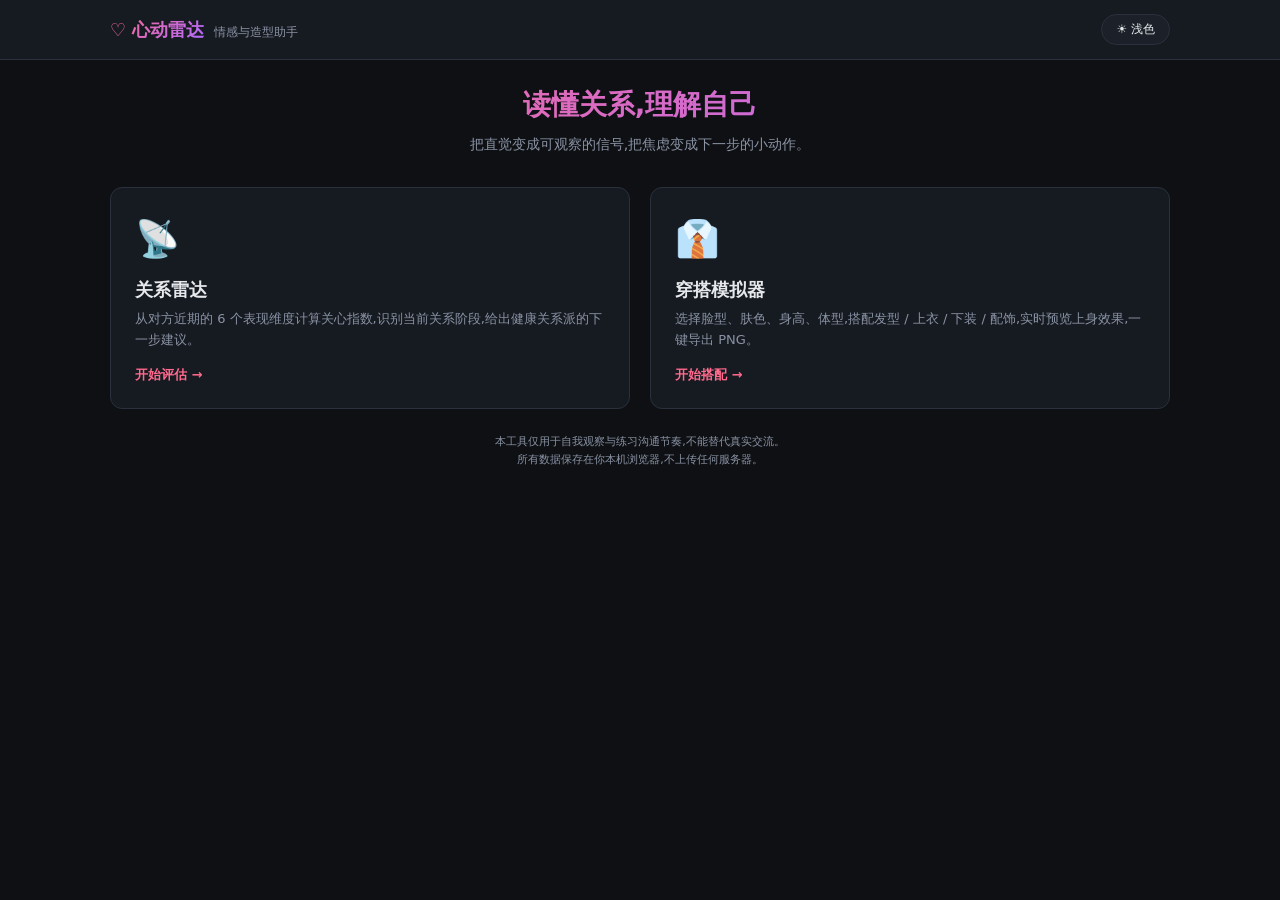
<file: index.html>
<!DOCTYPE html>
<html lang="zh-CN">
<head>
  <meta charset="UTF-8">
  <meta name="viewport" content="width=device-width, initial-scale=1.0">
  <title>心动雷达 · 情感与造型助手</title>
  <link rel="stylesheet" href="styles.css">
</head>
<body>
  <header>
    <div class="header-inner">
      <div class="brand">
        <h1>♡ 心动雷达</h1>
        <span class="tag">情感与造型助手</span>
      </div>
      <div class="header-right">
        <button class="header-action" id="theme-btn">☀ 浅色</button>
      </div>
    </div>
  </header>

  <main>
    <section class="hero">
      <h2>读懂关系,理解自己</h2>
      <p>把直觉变成可观察的信号,把焦虑变成下一步的小动作。</p>
    </section>

    <div class="feature-grid">
      <a class="feature-card" href="radar.html">
        <span class="emoji">📡</span>
        <h3>关系雷达</h3>
        <p>从对方近期的 6 个表现维度计算关心指数,识别当前关系阶段,给出健康关系派的下一步建议。</p>
        <div class="cta">开始评估 →</div>
      </a>

      <a class="feature-card" href="dresser.html">
        <span class="emoji">👔</span>
        <h3>穿搭模拟器</h3>
        <p>选择脸型、肤色、身高、体型,搭配发型 / 上衣 / 下装 / 配饰,实时预览上身效果,一键导出 PNG。</p>
        <div class="cta">开始搭配 →</div>
      </a>
    </div>

    <p class="disclaimer">
      本工具仅用于自我观察与练习沟通节奏,不能替代真实交流。<br>
      所有数据保存在你本机浏览器,不上传任何服务器。
    </p>
  </main>

  <script src="js/common.js"></script>
</body>
</html>
</file>
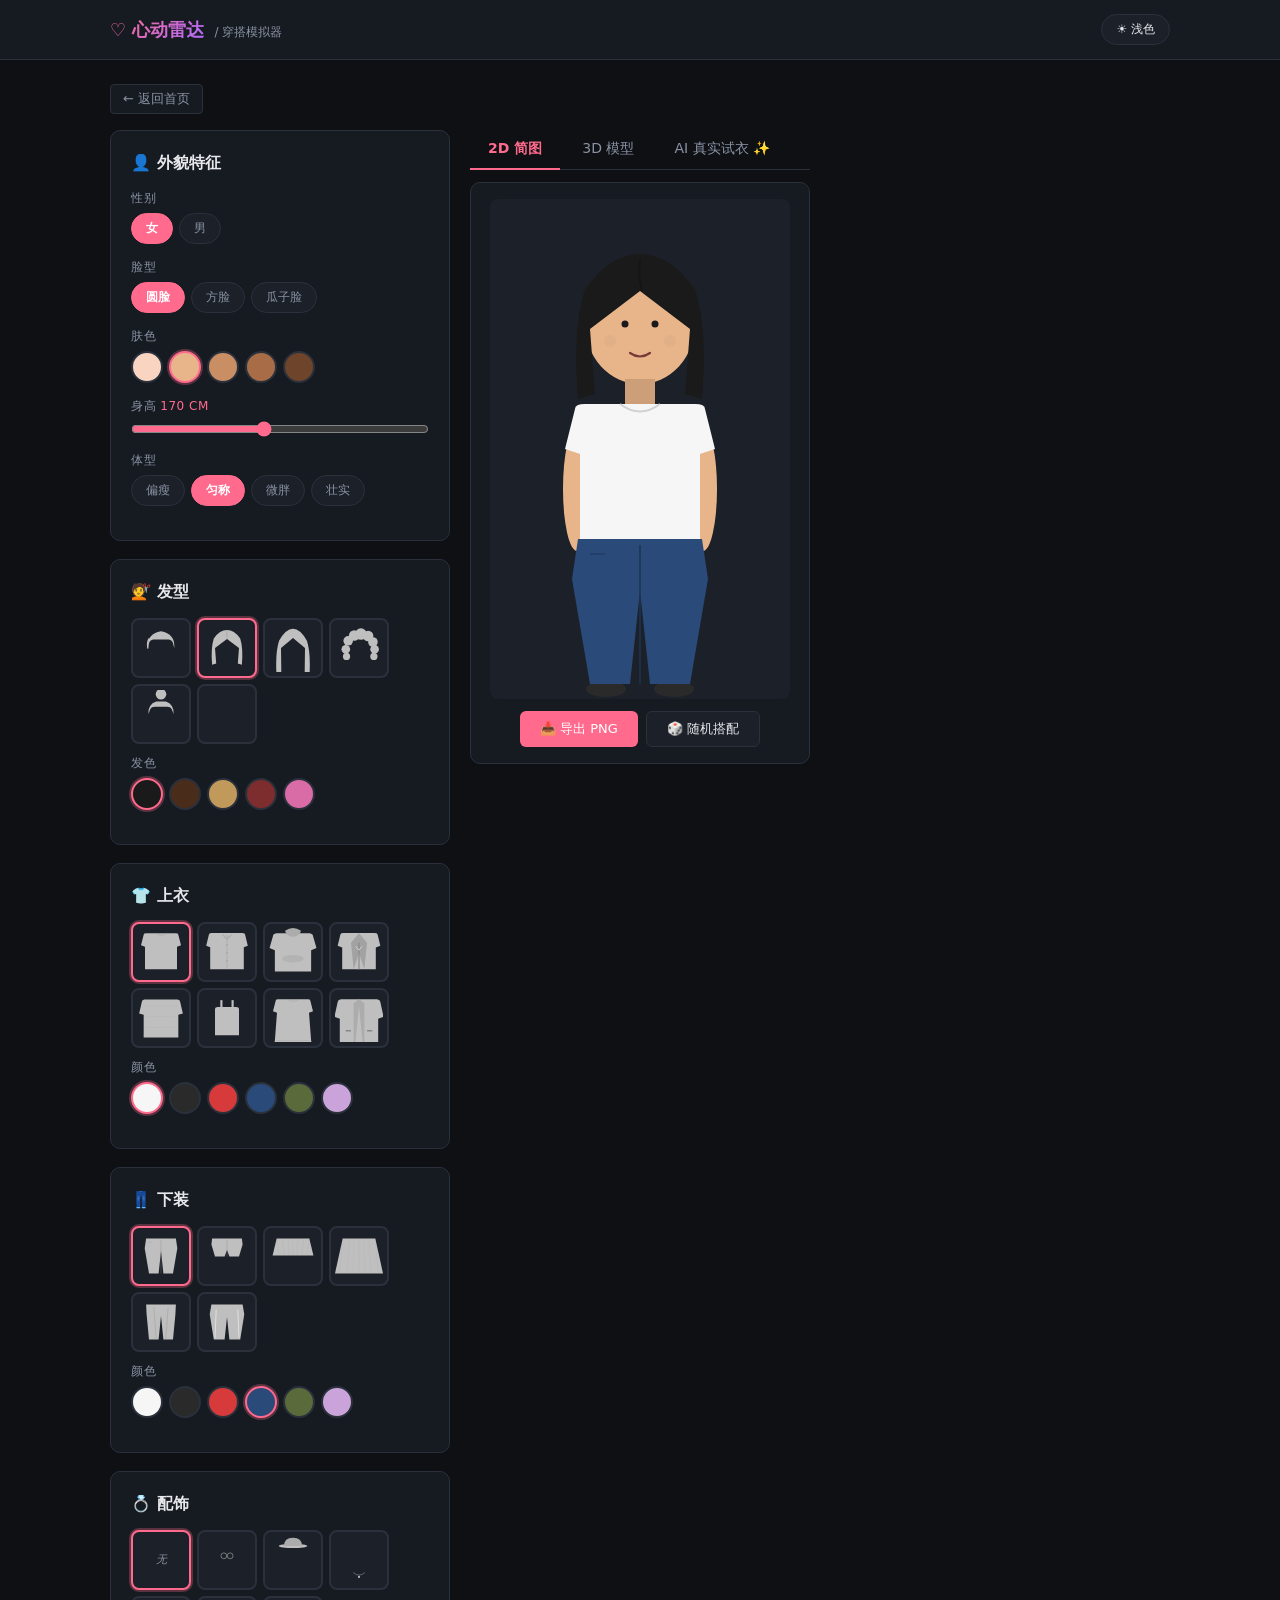
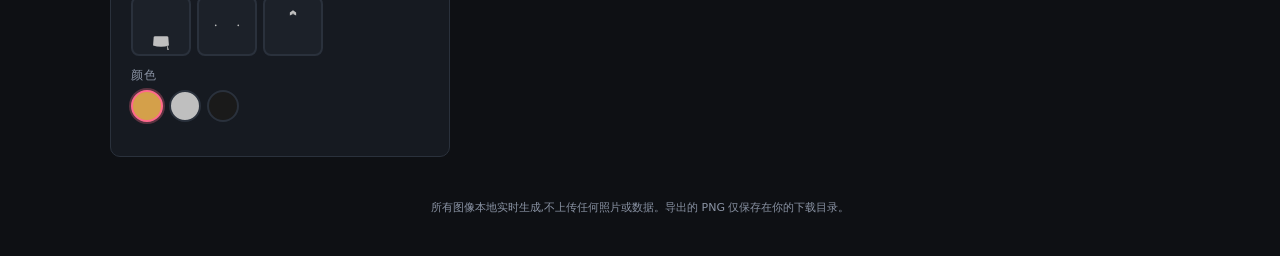
<file: dresser.html>
<!DOCTYPE html>
<html lang="zh-CN">
<head>
  <meta charset="UTF-8">
  <meta name="viewport" content="width=device-width, initial-scale=1.0">
  <title>穿搭模拟器 · 心动雷达</title>
  <link rel="stylesheet" href="styles.css">
</head>
<body>
  <header>
    <div class="header-inner">
      <div class="brand">
        <h1>♡ 心动雷达</h1>
        <span class="tag">/ 穿搭模拟器</span>
      </div>
      <div class="header-right">
        <button class="header-action" id="theme-btn">☀ 浅色</button>
      </div>
    </div>
  </header>

  <main>
    <a href="index.html" class="back-link">← 返回首页</a>

    <div class="dresser-layout">
      <!-- 左:控制面板(对 2D / 3D 共享) -->
      <div class="controls-col">
        <div class="card">
          <h2>👤 外貌特征</h2>
          <div class="control-group">
            <label>性别</label>
            <div class="option-row" id="ctl-gender"></div>
          </div>
          <div class="control-group">
            <label>脸型</label>
            <div class="option-row" id="ctl-face"></div>
          </div>
          <div class="control-group">
            <label>肤色</label>
            <div class="swatch-row" id="ctl-skin"></div>
          </div>
          <div class="control-group">
            <label>身高 <span id="height-val" style="color:var(--accent)">170 cm</span></label>
            <div class="slider-with-value">
              <input type="range" id="ctl-height" min="150" max="195" step="1" value="170">
            </div>
          </div>
          <div class="control-group">
            <label>体型</label>
            <div class="option-row" id="ctl-body"></div>
          </div>
        </div>

        <div class="card">
          <h2>💇 发型</h2>
          <div class="item-row" id="ctl-hair"></div>
          <div class="control-group" style="margin-top:10px">
            <label>发色</label>
            <div class="swatch-row" id="ctl-hair-color"></div>
          </div>
        </div>

        <div class="card">
          <h2>👕 上衣</h2>
          <div class="item-row" id="ctl-top"></div>
          <div class="control-group" style="margin-top:10px">
            <label>颜色</label>
            <div class="swatch-row" id="ctl-top-color"></div>
          </div>
        </div>

        <div class="card">
          <h2>👖 下装</h2>
          <div class="item-row" id="ctl-bottom"></div>
          <div class="control-group" style="margin-top:10px">
            <label>颜色</label>
            <div class="swatch-row" id="ctl-bottom-color"></div>
          </div>
        </div>

        <div class="card">
          <h2>💍 配饰</h2>
          <div class="item-row" id="ctl-acc"></div>
          <div class="control-group" style="margin-top:10px">
            <label>颜色</label>
            <div class="swatch-row" id="ctl-acc-color"></div>
          </div>
        </div>
      </div>

      <!-- 右:预览(三种视图切换) -->
      <div class="preview-col">
        <div class="tab-row">
          <button class="tab-btn active" data-tab="2d">2D 简图</button>
          <button class="tab-btn" data-tab="3d">3D 模型</button>
          <button class="tab-btn" data-tab="ai">AI 真实试衣 ✨</button>
        </div>

        <!-- 2D Tab -->
        <div class="tab-pane active" id="pane-2d">
          <div class="canvas-wrap">
            <div id="preview-area" style="width:300px;height:500px"></div>
            <div class="canvas-actions">
              <button class="btn" id="export-btn">📥 导出 PNG</button>
              <button class="btn secondary" id="random-btn">🎲 随机搭配</button>
            </div>
            <canvas id="hidden-canvas" width="300" height="500" style="display:none"></canvas>
          </div>
        </div>

        <!-- 3D Tab -->
        <div class="tab-pane" id="pane-3d">
          <div class="canvas-wrap">
            <div id="canvas-3d" style="width:300px;height:500px"></div>
            <div class="pose-bar">
              <span class="pose-label">姿态</span>
              <div class="option-row" id="pose-row">
                <button class="option-pill sel" data-pose="idle">站立</button>
                <button class="option-pill" data-pose="wave">挥手</button>
                <button class="option-pill" data-pose="hips">叉腰</button>
                <button class="option-pill" data-pose="walk">走路</button>
              </div>
            </div>
            <div class="pose-bar">
              <span class="pose-label">表情</span>
              <div class="option-row" id="expr-row">
                <button class="option-pill sel" data-expr="neutral">平静</button>
                <button class="option-pill" data-expr="smile">微笑</button>
                <button class="option-pill" data-expr="laugh">大笑</button>
                <button class="option-pill" data-expr="shy">害羞</button>
              </div>
            </div>
            <div class="canvas-actions">
              <button class="btn" id="export-3d-btn">📥 导出 PNG</button>
              <button class="btn secondary" id="reset-rot-btn">🔄 复位角度</button>
              <button class="btn secondary" id="random-3d-btn">🎲 随机搭配</button>
            </div>
            <p class="hint-3d">🖱 鼠标拖拽旋转 · 自动呼吸/眨眼 · 闲置时自动旋转</p>
          </div>
        </div>

        <!-- AI Tab -->
        <div class="tab-pane" id="pane-ai">
          <div class="card">
            <div class="coming-soon">
              <div class="emoji">🤖</div>
              <h3>AI 真实试衣 · Coming Soon</h3>
              <p>
                后续接入 Replicate 上的 IDM-VTON / OOTDiffusion 模型,<br>
                支持上传真人全身照 + 自选上衣 → AI 合成真实上身效果。<br><br>
                上传前会先用 nsfwjs 在本地做露骨内容预检,<br>
                只在通过过滤后才上传到服务端。<br><br>
                需要 API key + 网络环境。当前 MVP 阶段先把交互流程跑通。
              </p>
            </div>
          </div>
        </div>
      </div>
    </div>

    <p class="disclaimer">
      所有图像本地实时生成,不上传任何照片或数据。导出的 PNG 仅保存在你的下载目录。
    </p>
  </main>

  <script src="js/common.js"></script>
  <script src="js/lib/three.min.js"></script>
  <script src="js/dresser-assets.js"></script>
  <script src="js/dresser-3d.js"></script>
  <script src="js/dresser.js"></script>
</body>
</html>
</file>
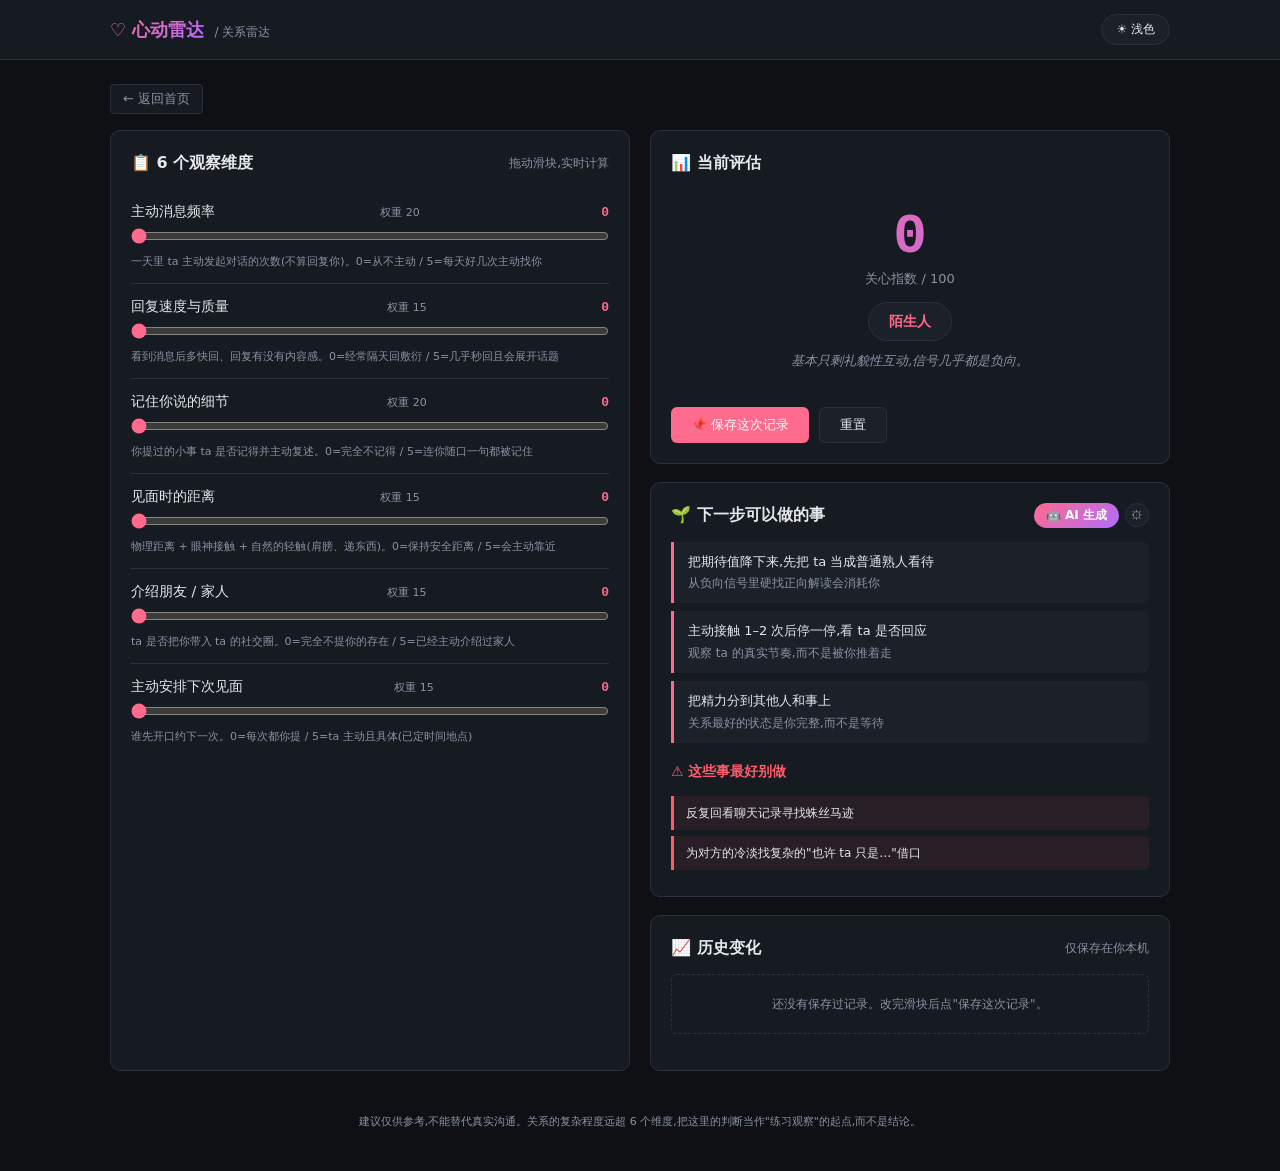
<file: radar.html>
<!DOCTYPE html>
<html lang="zh-CN">
<head>
  <meta charset="UTF-8">
  <meta name="viewport" content="width=device-width, initial-scale=1.0">
  <title>关系雷达 · 心动雷达</title>
  <link rel="stylesheet" href="styles.css">
</head>
<body>
  <header>
    <div class="header-inner">
      <div class="brand">
        <h1>♡ 心动雷达</h1>
        <span class="tag">/ 关系雷达</span>
      </div>
      <div class="header-right">
        <button class="header-action" id="theme-btn">☀ 浅色</button>
      </div>
    </div>
  </header>

  <main>
    <a href="index.html" class="back-link">← 返回首页</a>

    <div class="two-col">
      <!-- 左:输入 -->
      <section class="card">
        <h2>📋 6 个观察维度 <span class="hint">拖动滑块,实时计算</span></h2>
        <div id="dim-list"></div>
      </section>

      <!-- 右:结果 -->
      <section>
        <div class="card">
          <h2>📊 当前评估</h2>
          <div class="score-display">
            <div class="score-big" id="score-big">0</div>
            <div class="score-label">关心指数 / 100</div>
            <div class="stage-badge" id="stage-badge">陌生人</div>
            <div class="stage-summary" id="stage-summary"></div>
          </div>
          <div class="btn-row">
            <button class="btn" id="save-btn">📌 保存这次记录</button>
            <button class="btn secondary" id="reset-btn">重置</button>
          </div>
        </div>

        <div class="card">
          <h2>
            🌱 下一步可以做的事
            <span class="suggest-tools">
              <button class="btn-mini" id="ai-suggest-btn" title="用 Claude API 重新生成个性化建议">🤖 AI 生成</button>
              <button class="btn-mini-icon" id="ai-settings-btn" title="设置 API key">⚙</button>
            </span>
          </h2>
          <div class="ai-source-hint hidden" id="ai-source"></div>
          <ul class="suggest-list" id="suggest-list"></ul>
          <h2 style="margin-top:18px;font-size:14px;color:var(--red);">⚠ 这些事最好别做</h2>
          <ul class="avoid-list" id="avoid-list"></ul>
        </div>

        <div class="card">
          <h2>📈 历史变化 <span class="hint">仅保存在你本机</span></h2>
          <div id="history-area">
            <div class="history-empty">还没有保存过记录。改完滑块后点"保存这次记录"。</div>
          </div>
          <div class="btn-row">
            <button class="btn danger" id="clear-history-btn" style="display:none">清空历史</button>
          </div>
        </div>
      </section>
    </div>

    <p class="disclaimer">
      建议仅供参考,不能替代真实沟通。关系的复杂程度远超 6 个维度,把这里的判断当作"练习观察"的起点,而不是结论。
    </p>
  </main>

  <script src="js/common.js"></script>
  <script src="js/radar-rules.js"></script>
  <script src="js/radar.js"></script>
</body>
</html>
</file>
<file: styles.css>
* { box-sizing: border-box; margin: 0; padding: 0; }

:root,
[data-theme="dark"] {
  --bg: #0e1014;
  --panel: #161a21;
  --panel-2: #1c2129;
  --border: #2a313c;
  --text: #e6e8eb;
  --muted: #8a93a4;
  --accent: #ff6a8d;
  --accent-2: #b06bff;
  --green: #5fd388;
  --red: #ff5b6b;
  --warn: #ffc940;
}
[data-theme="light"] {
  --bg: #fff5f7;
  --panel: #ffffff;
  --panel-2: #f7eaf0;
  --border: #e8d5dc;
  --text: #1a1f2e;
  --muted: #6b7280;
  --accent: #e63977;
  --accent-2: #8b5cf6;
  --green: #16a34a;
  --red: #dc2626;
  --warn: #d97706;
}

body {
  font-family: -apple-system, "Segoe UI", "PingFang SC", "Microsoft YaHei", system-ui, sans-serif;
  background: var(--bg);
  color: var(--text);
  line-height: 1.5;
  font-size: 14px;
  min-height: 100vh;
}

a { color: var(--accent); text-decoration: none; }
a:hover { text-decoration: underline; }

header {
  background: var(--panel);
  border-bottom: 1px solid var(--border);
  position: sticky;
  top: 0;
  z-index: 10;
}
.header-inner {
  max-width: 1100px;
  margin: 0 auto;
  padding: 14px 20px;
  display: flex;
  justify-content: space-between;
  align-items: center;
  flex-wrap: wrap;
  gap: 12px;
}
.brand {
  display: flex;
  gap: 10px;
  align-items: baseline;
}
.brand h1 {
  font-size: 18px;
  font-weight: 600;
  background: linear-gradient(135deg, var(--accent), var(--accent-2));
  -webkit-background-clip: text;
  -webkit-text-fill-color: transparent;
  background-clip: text;
}
.brand .tag { font-size: 12px; color: var(--muted); }
.header-right { display: flex; gap: 8px; align-items: center; }
.header-action {
  background: var(--panel-2);
  border: 1px solid var(--border);
  color: var(--text);
  padding: 6px 14px;
  border-radius: 999px;
  cursor: pointer;
  font-size: 12px;
  font-family: inherit;
}
.header-action:hover { border-color: var(--accent); color: var(--accent); }
.header-action.active { border-color: var(--accent); color: var(--accent); }

main {
  max-width: 1100px;
  margin: 0 auto;
  padding: 24px 20px 40px;
}

/* === Home cards === */
.hero {
  text-align: center;
  margin-bottom: 32px;
}
.hero h2 {
  font-size: 28px;
  margin-bottom: 8px;
  background: linear-gradient(135deg, var(--accent), var(--accent-2));
  -webkit-background-clip: text;
  -webkit-text-fill-color: transparent;
  background-clip: text;
}
.hero p { color: var(--muted); font-size: 14px; }

.feature-grid {
  display: grid;
  grid-template-columns: repeat(auto-fit, minmax(280px, 1fr));
  gap: 20px;
  margin-top: 8px;
}
.feature-card {
  background: var(--panel);
  border: 1px solid var(--border);
  border-radius: 12px;
  padding: 24px;
  text-decoration: none;
  color: inherit;
  display: block;
  transition: transform .12s, border-color .12s, box-shadow .12s;
}
.feature-card:hover {
  transform: translateY(-2px);
  border-color: var(--accent);
  box-shadow: 0 6px 18px rgba(255, 106, 141, 0.15);
  text-decoration: none;
}
.feature-card .emoji { font-size: 36px; margin-bottom: 10px; display: block; }
.feature-card h3 {
  font-size: 18px;
  margin-bottom: 6px;
}
.feature-card p {
  color: var(--muted);
  font-size: 13px;
  line-height: 1.6;
}
.feature-card .cta {
  margin-top: 14px;
  font-size: 13px;
  color: var(--accent);
  font-weight: 600;
}

/* === Generic card === */
.card {
  background: var(--panel);
  border: 1px solid var(--border);
  border-radius: 10px;
  padding: 20px;
  margin-bottom: 18px;
}
.card h2 {
  font-size: 16px;
  margin-bottom: 14px;
  display: flex;
  justify-content: space-between;
  align-items: center;
}
.card h2 .hint { font-size: 12px; color: var(--muted); font-weight: normal; }

/* === Page layouts === */
.two-col {
  display: grid;
  grid-template-columns: 1fr 1fr;
  gap: 20px;
}
@media (max-width: 880px) {
  .two-col { grid-template-columns: 1fr; }
}

.back-link {
  display: inline-block;
  color: var(--muted);
  font-size: 13px;
  margin-bottom: 16px;
  padding: 4px 12px;
  border: 1px solid var(--border);
  border-radius: 4px;
  background: var(--panel);
}
.back-link:hover { color: var(--accent); border-color: var(--accent); text-decoration: none; }

/* === Slider rows (radar) === */
.dim-row {
  padding: 12px 0;
  border-bottom: 1px solid var(--border);
}
.dim-row:last-child { border-bottom: none; }
.dim-head {
  display: flex;
  justify-content: space-between;
  align-items: baseline;
  margin-bottom: 6px;
}
.dim-head .dim-name { font-size: 14px; font-weight: 500; }
.dim-head .dim-weight { font-size: 11px; color: var(--muted); }
.dim-head .dim-value {
  font-family: ui-monospace, Menlo, Consolas, monospace;
  font-size: 13px;
  color: var(--accent);
  font-weight: 600;
  min-width: 24px;
  text-align: right;
}
.dim-hint {
  font-size: 11px;
  color: var(--muted);
  margin-top: 4px;
}
input[type="range"] {
  width: 100%;
  accent-color: var(--accent);
  cursor: pointer;
}

/* === Score display === */
.score-display {
  text-align: center;
  padding: 20px 0;
}
.score-big {
  font-size: 56px;
  font-weight: 700;
  font-family: ui-monospace, Menlo, Consolas, monospace;
  background: linear-gradient(135deg, var(--accent), var(--accent-2));
  -webkit-background-clip: text;
  -webkit-text-fill-color: transparent;
  background-clip: text;
  line-height: 1;
}
.score-label {
  font-size: 13px;
  color: var(--muted);
  margin-top: 4px;
}
.stage-badge {
  display: inline-block;
  margin-top: 14px;
  padding: 8px 20px;
  background: var(--panel-2);
  border: 1px solid var(--border);
  border-radius: 999px;
  font-size: 14px;
  font-weight: 600;
  color: var(--accent);
}
.stage-summary {
  margin-top: 10px;
  font-size: 13px;
  color: var(--muted);
  font-style: italic;
}

/* === Suggestion list === */
.suggest-list {
  list-style: none;
  margin-top: 8px;
}
.suggest-list li {
  background: var(--panel-2);
  border-left: 3px solid var(--accent);
  padding: 10px 14px;
  margin-bottom: 8px;
  border-radius: 0 6px 6px 0;
  font-size: 13px;
  line-height: 1.6;
}
.suggest-list .action {
  font-weight: 500;
  color: var(--text);
}
.suggest-list .reason {
  color: var(--muted);
  font-size: 12px;
  margin-top: 2px;
}
.avoid-list {
  list-style: none;
  margin-top: 8px;
}
.avoid-list li {
  background: rgba(255, 91, 107, 0.08);
  border-left: 3px solid var(--red);
  padding: 8px 12px;
  margin-bottom: 6px;
  border-radius: 0 6px 6px 0;
  font-size: 12px;
  color: var(--text);
}

/* === Action buttons === */
.btn-row { display: flex; gap: 10px; margin-top: 16px; flex-wrap: wrap; }
.btn {
  background: var(--accent);
  color: #fff;
  border: none;
  padding: 8px 20px;
  border-radius: 6px;
  cursor: pointer;
  font-family: inherit;
  font-size: 13px;
  font-weight: 500;
}
.btn:hover { filter: brightness(1.1); }
.btn.secondary {
  background: var(--panel-2);
  color: var(--text);
  border: 1px solid var(--border);
}
.btn.secondary:hover { border-color: var(--accent); color: var(--accent); }
.btn.danger {
  background: var(--panel-2);
  color: var(--red);
  border: 1px solid var(--border);
}
.btn.danger:hover { border-color: var(--red); }

/* === History === */
.history-empty {
  color: var(--muted);
  font-size: 12px;
  text-align: center;
  padding: 20px;
  border: 1px dashed var(--border);
  border-radius: 6px;
}
.history-chart {
  width: 100%;
  height: 120px;
  margin-top: 8px;
}
.history-stats {
  display: flex;
  justify-content: space-around;
  font-size: 12px;
  color: var(--muted);
  margin-top: 8px;
}
.history-stats b {
  color: var(--text);
  font-family: ui-monospace, Menlo, Consolas, monospace;
}

/* === Dresser tabs === */
.tab-row {
  display: flex;
  gap: 4px;
  border-bottom: 1px solid var(--border);
  margin-bottom: 16px;
}
.tab-btn {
  background: none;
  border: none;
  color: var(--muted);
  padding: 10px 18px;
  cursor: pointer;
  font-family: inherit;
  font-size: 14px;
  border-bottom: 2px solid transparent;
  margin-bottom: -1px;
}
.tab-btn.active {
  color: var(--accent);
  border-bottom-color: var(--accent);
  font-weight: 600;
}
.tab-pane { display: none; }
.tab-pane.active { display: block; }

/* === Dresser canvas === */
.dresser-layout {
  display: flex;
  gap: 20px;
  align-items: flex-start;
}
.controls-col { flex: 0 0 340px; min-width: 0; }
.preview-col {
  flex: 0 0 340px;
  position: sticky;
  top: 78px;
  align-self: flex-start;
}
.preview-col .tab-row { margin-bottom: 12px; }
@media (max-width: 880px) {
  .dresser-layout { flex-direction: column; }
  .preview-col { position: static; width: 100%; flex: 1; }
}
.canvas-wrap {
  background: var(--panel);
  border: 1px solid var(--border);
  border-radius: 10px;
  padding: 16px;
  display: flex;
  flex-direction: column;
  align-items: center;
  gap: 12px;
}
#avatar-canvas,
#preview-area,
#canvas-3d {
  background: var(--panel-2);
  border-radius: 8px;
  display: block;
  width: 300px;
  height: 500px;
  overflow: hidden;
}
#canvas-3d canvas {
  display: block;
  border-radius: 8px;
}
.canvas-actions { display: flex; gap: 8px; flex-wrap: wrap; justify-content: center; }
.hint-3d {
  font-size: 11px;
  color: var(--muted);
  text-align: center;
  margin: 0;
}
.pose-bar {
  display: flex;
  align-items: center;
  gap: 8px;
  width: 100%;
}
.pose-bar .pose-label {
  font-size: 11px;
  color: var(--muted);
  min-width: 32px;
  text-transform: uppercase;
  letter-spacing: 0.5px;
}
.pose-bar .option-row { flex: 1; gap: 4px; }
.pose-bar .option-pill { padding: 4px 10px; font-size: 12px; }

/* === AI 建议工具栏 === */
.suggest-tools {
  display: inline-flex;
  gap: 6px;
  align-items: center;
  font-weight: normal;
}
.btn-mini {
  background: linear-gradient(135deg, var(--accent), var(--accent-2));
  color: #fff;
  border: none;
  padding: 4px 12px;
  border-radius: 999px;
  cursor: pointer;
  font-family: inherit;
  font-size: 12px;
  font-weight: 600;
  white-space: nowrap;
}
.btn-mini:hover { filter: brightness(1.1); }
.btn-mini:disabled { opacity: 0.55; cursor: not-allowed; }
.btn-mini-icon {
  background: var(--panel-2);
  color: var(--muted);
  border: 1px solid var(--border);
  width: 24px;
  height: 24px;
  border-radius: 50%;
  cursor: pointer;
  font-size: 12px;
  padding: 0;
  display: inline-flex;
  align-items: center;
  justify-content: center;
}
.btn-mini-icon:hover { color: var(--accent); border-color: var(--accent); }
.ai-source-hint {
  font-size: 11px;
  color: var(--muted);
  margin-bottom: 8px;
  padding: 4px 10px;
  background: var(--panel-2);
  border-left: 3px solid var(--accent);
  border-radius: 0 4px 4px 0;
}
.ai-source-hint.hidden { display: none; }
.ai-source-hint .ai-summary { color: var(--text); font-style: italic; }
.modal input[type="password"],
.modal input[type="text"] {
  width: 100%;
  background: var(--panel-2);
  border: 1px solid var(--border);
  color: var(--text);
  padding: 8px 12px;
  border-radius: 6px;
  font-family: ui-monospace, Menlo, Consolas, monospace;
  font-size: 13px;
  margin: 8px 0 12px;
}
.modal input:focus { outline: none; border-color: var(--accent); }
.modal .help {
  font-size: 11px;
  color: var(--muted);
  line-height: 1.6;
  margin-bottom: 12px;
}
.modal .help a { color: var(--accent); }

/* === Dresser controls === */
.control-group {
  margin-bottom: 14px;
}
.control-group label {
  display: block;
  font-size: 12px;
  color: var(--muted);
  margin-bottom: 6px;
  text-transform: uppercase;
  letter-spacing: 0.5px;
}
.swatch-row, .option-row, .item-row {
  display: flex;
  flex-wrap: wrap;
  gap: 6px;
}
.swatch {
  width: 32px;
  height: 32px;
  border-radius: 50%;
  cursor: pointer;
  border: 2px solid var(--border);
  transition: transform .1s;
}
.swatch:hover { transform: scale(1.1); }
.swatch.sel {
  border-color: var(--accent);
  box-shadow: 0 0 0 2px rgba(255, 106, 141, 0.3);
}
.option-pill {
  background: var(--panel-2);
  border: 1px solid var(--border);
  color: var(--muted);
  padding: 6px 14px;
  border-radius: 999px;
  cursor: pointer;
  font-size: 12px;
  font-family: inherit;
}
.option-pill:hover { color: var(--text); border-color: var(--accent); }
.option-pill.sel {
  background: var(--accent);
  color: #fff;
  border-color: var(--accent);
  font-weight: 600;
}
.item-thumb {
  width: 60px;
  height: 60px;
  background: var(--panel-2);
  border: 2px solid var(--border);
  border-radius: 8px;
  cursor: pointer;
  display: flex;
  align-items: center;
  justify-content: center;
  padding: 4px;
  transition: transform .1s;
}
.item-thumb:hover { transform: scale(1.05); }
.item-thumb.sel {
  border-color: var(--accent);
  box-shadow: 0 0 0 2px rgba(255, 106, 141, 0.3);
}
.item-thumb svg { width: 100%; height: 100%; }
.item-thumb.empty {
  color: var(--muted);
  font-size: 11px;
  font-style: italic;
}

.slider-with-value {
  display: flex;
  align-items: center;
  gap: 10px;
}
.slider-with-value input[type="range"] { flex: 1; }
.slider-with-value .val {
  font-family: ui-monospace, Menlo, Consolas, monospace;
  font-size: 12px;
  color: var(--accent);
  min-width: 50px;
  text-align: right;
}

/* === AI coming soon panel === */
.coming-soon {
  text-align: center;
  padding: 40px 20px;
  color: var(--muted);
}
.coming-soon .emoji { font-size: 48px; margin-bottom: 12px; }
.coming-soon h3 { color: var(--text); font-size: 18px; margin-bottom: 8px; }
.coming-soon p { font-size: 13px; line-height: 1.8; max-width: 400px; margin: 0 auto; }

/* === Modal === */
.modal-overlay {
  position: fixed;
  inset: 0;
  background: rgba(0, 0, 0, 0.6);
  display: flex;
  align-items: center;
  justify-content: center;
  z-index: 100;
  padding: 20px;
}
.modal-overlay.hidden { display: none; }
.modal {
  background: var(--panel);
  border: 1px solid var(--border);
  border-radius: 10px;
  max-width: 440px;
  width: 100%;
  padding: 24px;
  box-shadow: 0 10px 40px rgba(0, 0, 0, 0.5);
}
.modal h3 { font-size: 18px; margin-bottom: 12px; }
.modal p { font-size: 14px; line-height: 1.7; color: var(--text); margin-bottom: 16px; }
.modal-actions { display: flex; justify-content: flex-end; gap: 8px; }

.disclaimer {
  margin-top: 24px;
  font-size: 11px;
  color: var(--muted);
  text-align: center;
  line-height: 1.6;
}
</file>
